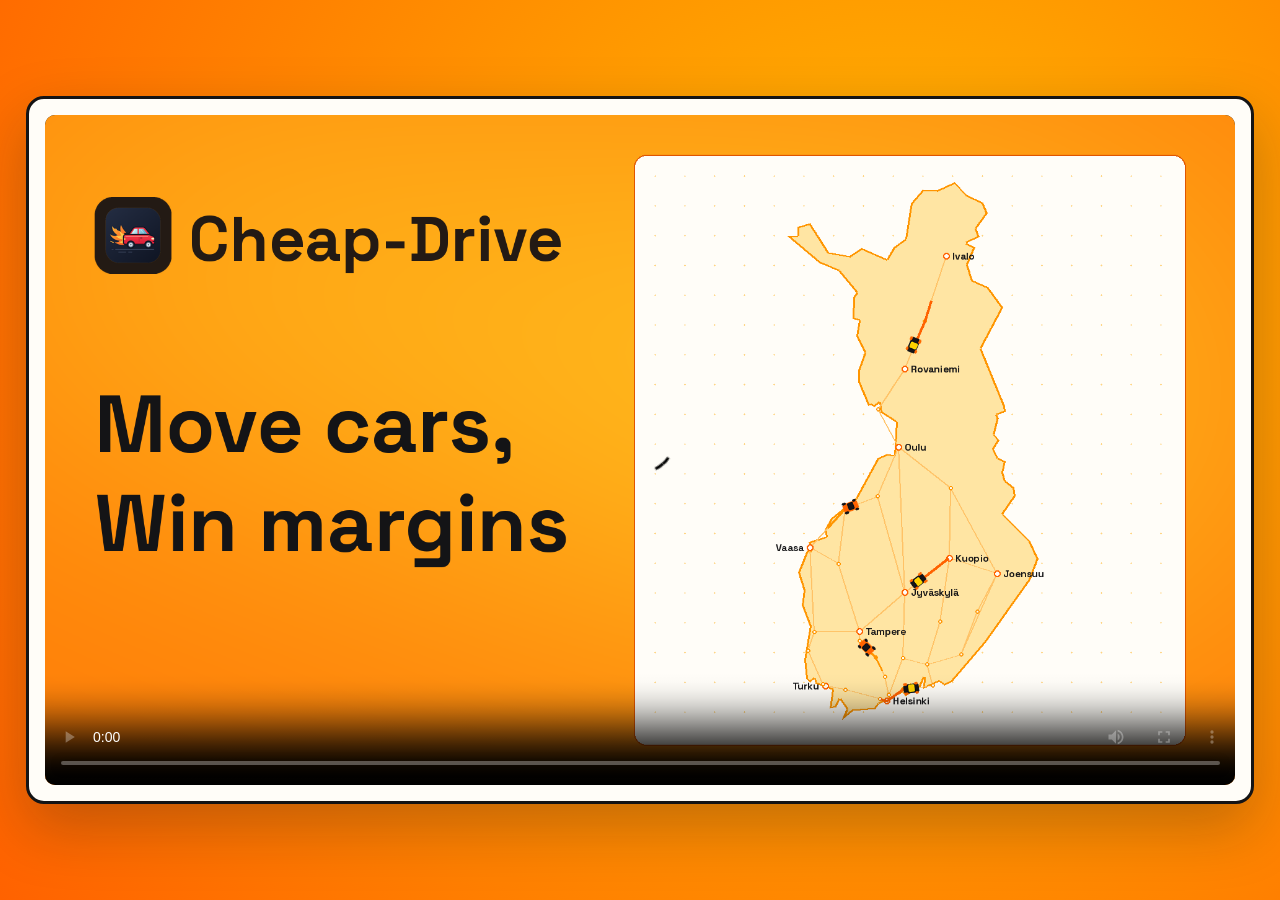
<file: demo-video/index.html>
<!doctype html>
<html lang="en">
<head>
  <meta charset="utf-8">
  <meta name="viewport" content="width=device-width, initial-scale=1">
  <title>Cheap-Drive — Demo Video</title>
  <style>
    :root {
      --bg-top: #FFB700;
      --bg-bot: #FF6200;
      --card: #FFFDF8;
      --ink: #141416;
    }
    * { box-sizing: border-box; }
    body {
      margin: 0;
      min-height: 100vh;
      background: radial-gradient(circle at 70% 35%, var(--bg-top), var(--bg-bot));
      display: flex;
      align-items: center;
      justify-content: center;
      padding: 24px;
    }
    .stage {
      width: min(1280px, 96vw);
      background: var(--card);
      border: 3px solid var(--ink);
      border-radius: 18px;
      padding: 16px;
      box-shadow: 0 24px 60px rgba(20, 20, 22, 0.25);
    }
    video {
      display: block;
      width: 100%;
      aspect-ratio: 16 / 9;
      border-radius: 10px;
      background: #141416;
    }
  </style>
</head>
<body>
  <main class="stage">
    <video controls autoplay loop playsinline preload="auto" poster="poster.png" src="cheap-drive-demo.mp4">
      <track kind="captions" src="captions.vtt" srclang="en" label="English">
    </video>
  </main>
</body>
</html>
</file>
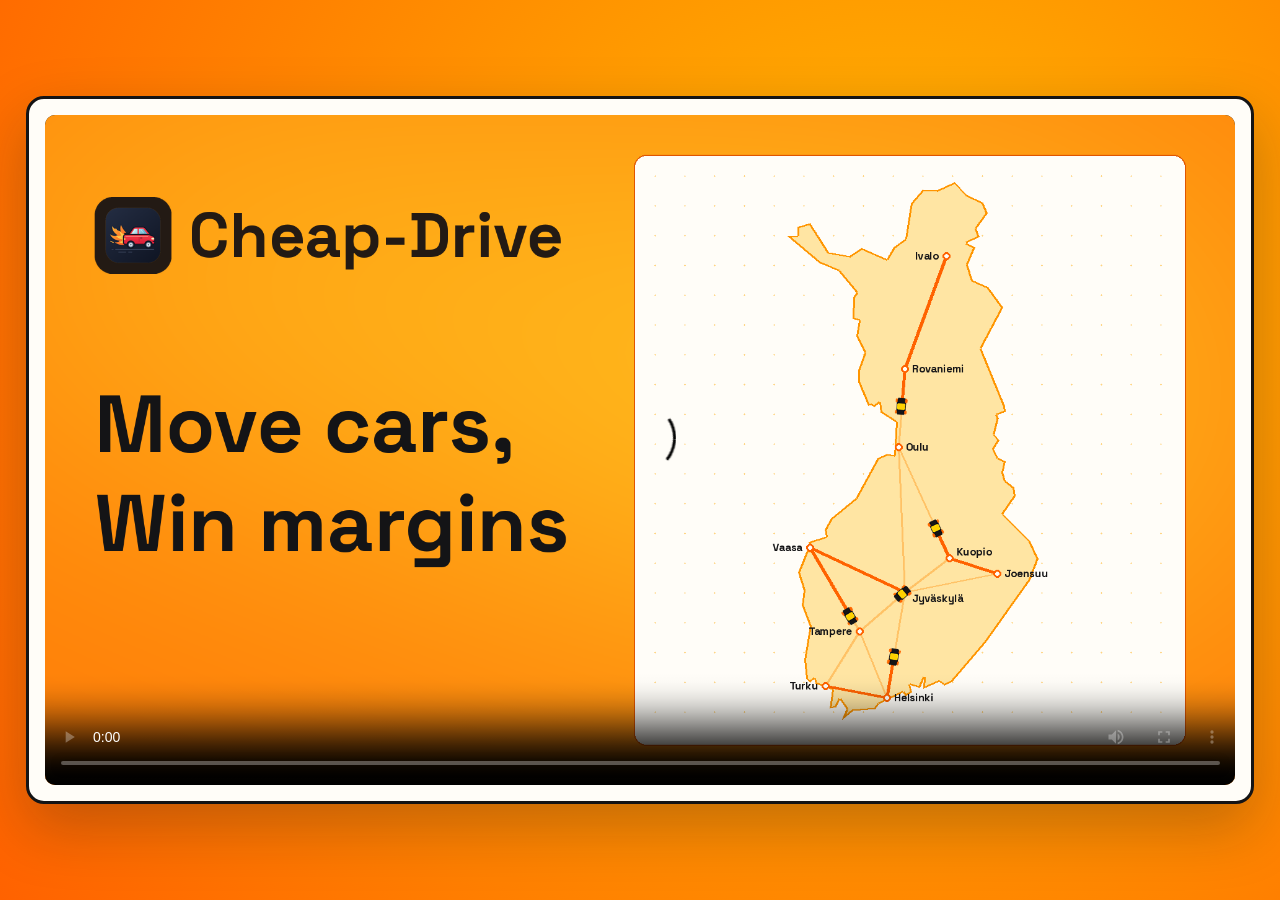
<file: video/index.html>
<!doctype html>
<html lang="en">
<head>
  <meta charset="utf-8">
  <meta name="viewport" content="width=device-width, initial-scale=1">
  <title>Cheap-Drive - Demo Video</title>
  <style>
    :root {
      --bg-top: #FFB700;
      --bg-bot: #FF6200;
      --card: #FFFDF8;
      --ink: #141416;
    }
    * { box-sizing: border-box; }
    body {
      margin: 0;
      min-height: 100vh;
      background: radial-gradient(circle at 70% 35%, var(--bg-top), var(--bg-bot));
      display: flex;
      align-items: center;
      justify-content: center;
      padding: 24px;
    }
    .stage {
      width: min(1280px, 96vw);
      background: var(--card);
      border: 3px solid var(--ink);
      border-radius: 18px;
      padding: 16px;
      box-shadow: 0 24px 60px rgba(20, 20, 22, 0.25);
    }
    video {
      display: block;
      width: 100%;
      aspect-ratio: 16 / 9;
      border-radius: 10px;
      background: #141416;
    }
  </style>
</head>
<body>
  <main class="stage">
    <video controls autoplay playsinline preload="auto" poster="poster.png?v=2627o" src="cheap-drive-demo.mp4?v=2627o">
      <track kind="captions" src="captions.vtt?v=2627o" srclang="en" label="English">
    </video>
  </main>
</body>
</html>
</file>
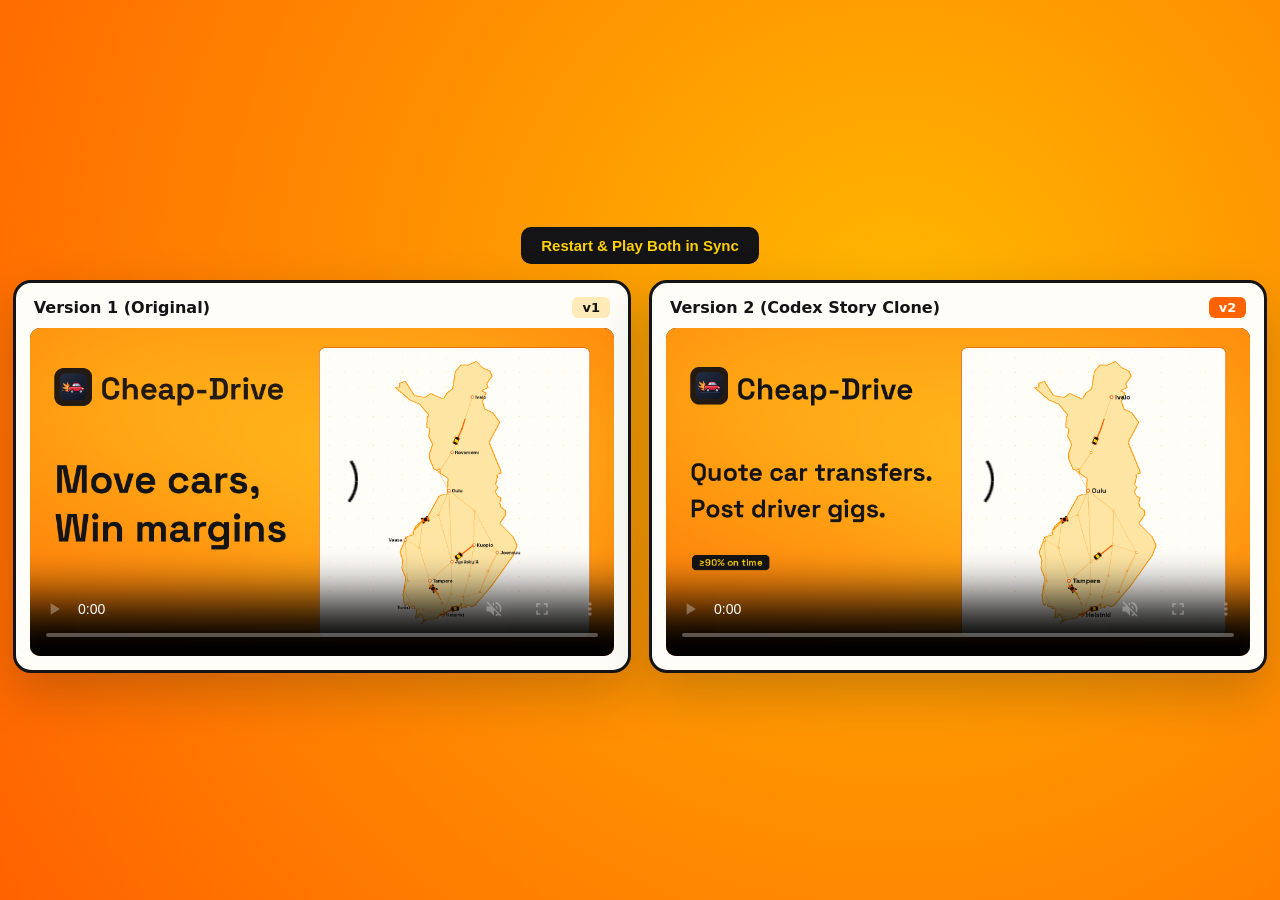
<file: demo-video/compare/index.html>
<!doctype html>
<html lang="en">
<head>
  <meta charset="utf-8">
  <meta name="viewport" content="width=device-width, initial-scale=1">
  <title>Cheap-Drive — Video Comparison (v1 vs v2)</title>
  <style>
    :root {
      --bg-top: #FFB700;
      --bg-bot: #FF6200;
      --card: #FFFDF8;
      --ink: #141416;
    }
    * { box-sizing: border-box; }
    body {
      margin: 0;
      min-height: 100vh;
      font-family: system-ui, -apple-system, sans-serif;
      background: radial-gradient(circle at 70% 35%, var(--bg-top), var(--bg-bot));
      color: var(--ink);
      display: flex;
      flex-direction: column;
      align-items: center;
      justify-content: center;
      padding: 20px;
      gap: 16px;
    }
    .grid {
      width: min(1860px, 98vw);
      display: grid;
      grid-template-columns: repeat(auto-fit, minmax(460px, 1fr));
      gap: 18px;
    }
    .stage {
      background: var(--card);
      border: 3px solid var(--ink);
      border-radius: 18px;
      padding: 14px;
      box-shadow: 0 20px 50px rgba(20, 20, 22, 0.22);
    }
    .label {
      font-weight: 700;
      font-size: 16px;
      margin: 0 4px 10px;
      display: flex;
      justify-content: space-between;
      align-items: center;
    }
    .tag {
      font-size: 13px;
      padding: 3px 10px;
      border-radius: 6px;
      background: #FFEAB8;
    }
    .tag.v2 {
      background: #FF6200;
      color: #FFFDF8;
    }
    video {
      display: block;
      width: 100%;
      aspect-ratio: 16 / 9;
      border-radius: 10px;
      background: #141416;
    }
    .sync {
      background: var(--ink);
      color: #FFD000;
      border: none;
      border-radius: 10px;
      padding: 10px 20px;
      font-weight: 700;
      font-size: 15px;
      cursor: pointer;
    }
  </style>
</head>
<body>
  <button class="sync" onclick="const v1=document.getElementById('v1'),v2=document.getElementById('v2');v1.currentTime=0;v2.currentTime=0;v1.play();v2.play();">Restart & Play Both in Sync</button>
  <main class="grid">
    <section class="stage">
      <div class="label"><span>Version 1 (Original)</span><span class="tag">v1</span></div>
      <video id="v1" controls autoplay muted loop playsinline preload="auto" poster="../poster.png" src="../cheap-drive-demo.mp4">
        <track kind="captions" src="../captions.vtt" srclang="en" label="English">
      </video>
    </section>
    <section class="stage">
      <div class="label"><span>Version 2 (Codex Story Clone)</span><span class="tag v2">v2</span></div>
      <video id="v2" controls autoplay muted loop playsinline preload="auto" poster="../v2/poster-v2.png" src="../v2/cheap-drive-demo-v2.mp4">
        <track kind="captions" src="../v2/captions-v2.vtt" srclang="en" label="English">
      </video>
    </section>
  </main>
</body>
</html>
</file>
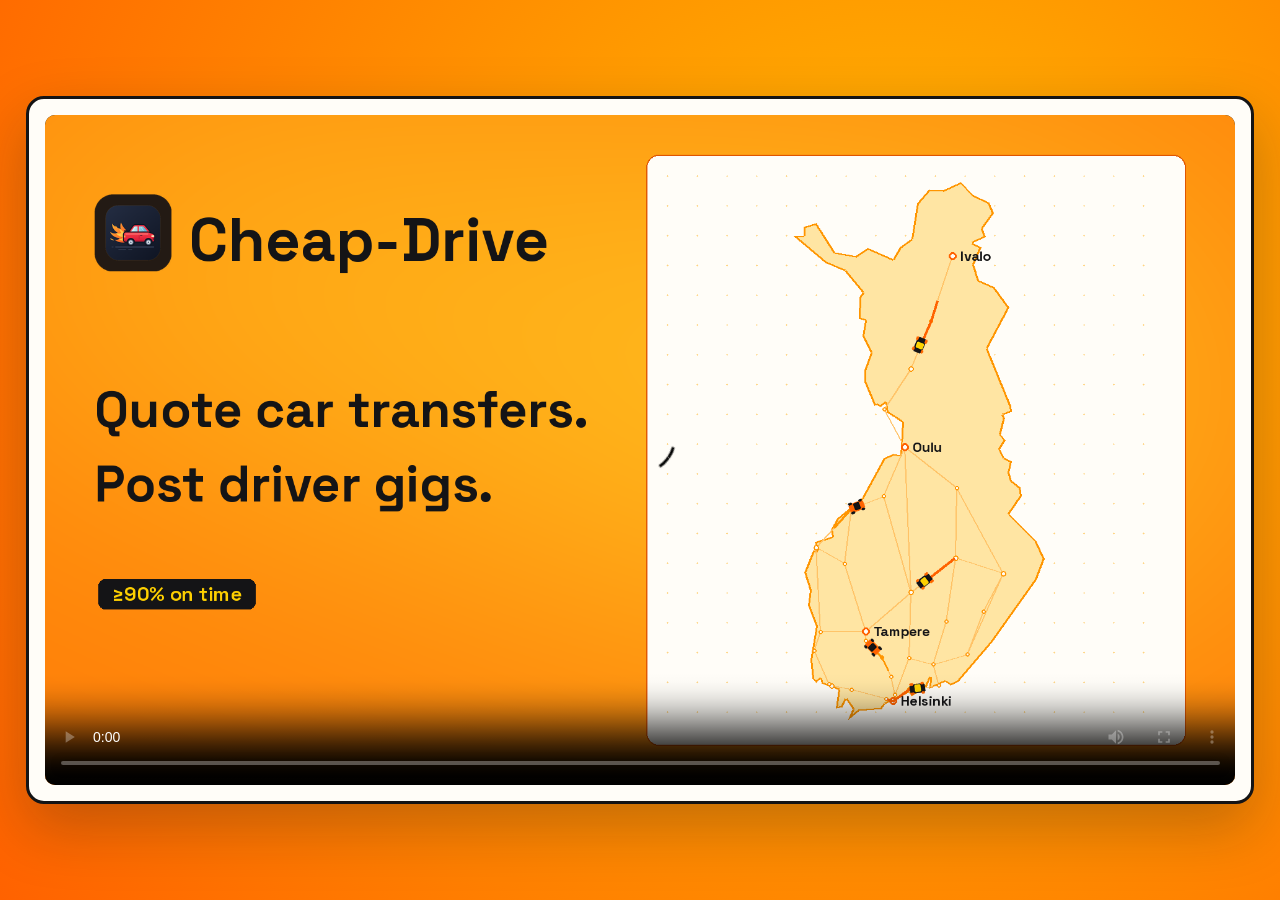
<file: demo-video/v2/index.html>
<!doctype html>
<html lang="en">
<head>
  <meta charset="utf-8">
  <meta name="viewport" content="width=device-width, initial-scale=1">
  <title>Cheap-Drive — Demo Video (v2)</title>
  <style>
    :root {
      --bg-top: #FFB700;
      --bg-bot: #FF6200;
      --card: #FFFDF8;
      --ink: #141416;
    }
    * { box-sizing: border-box; }
    body {
      margin: 0;
      min-height: 100vh;
      background: radial-gradient(circle at 70% 35%, var(--bg-top), var(--bg-bot));
      display: flex;
      align-items: center;
      justify-content: center;
      padding: 24px;
    }
    .stage {
      width: min(1280px, 96vw);
      background: var(--card);
      border: 3px solid var(--ink);
      border-radius: 18px;
      padding: 16px;
      box-shadow: 0 24px 60px rgba(20, 20, 22, 0.25);
    }
    video {
      display: block;
      width: 100%;
      aspect-ratio: 16 / 9;
      border-radius: 10px;
      background: #141416;
    }
  </style>
</head>
<body>
  <main class="stage">
    <video controls autoplay loop playsinline preload="auto" poster="poster-v2.png" src="cheap-drive-demo-v2.mp4">
      <track kind="captions" src="captions-v2.vtt" srclang="en" label="English">
    </video>
  </main>
</body>
</html>
</file>
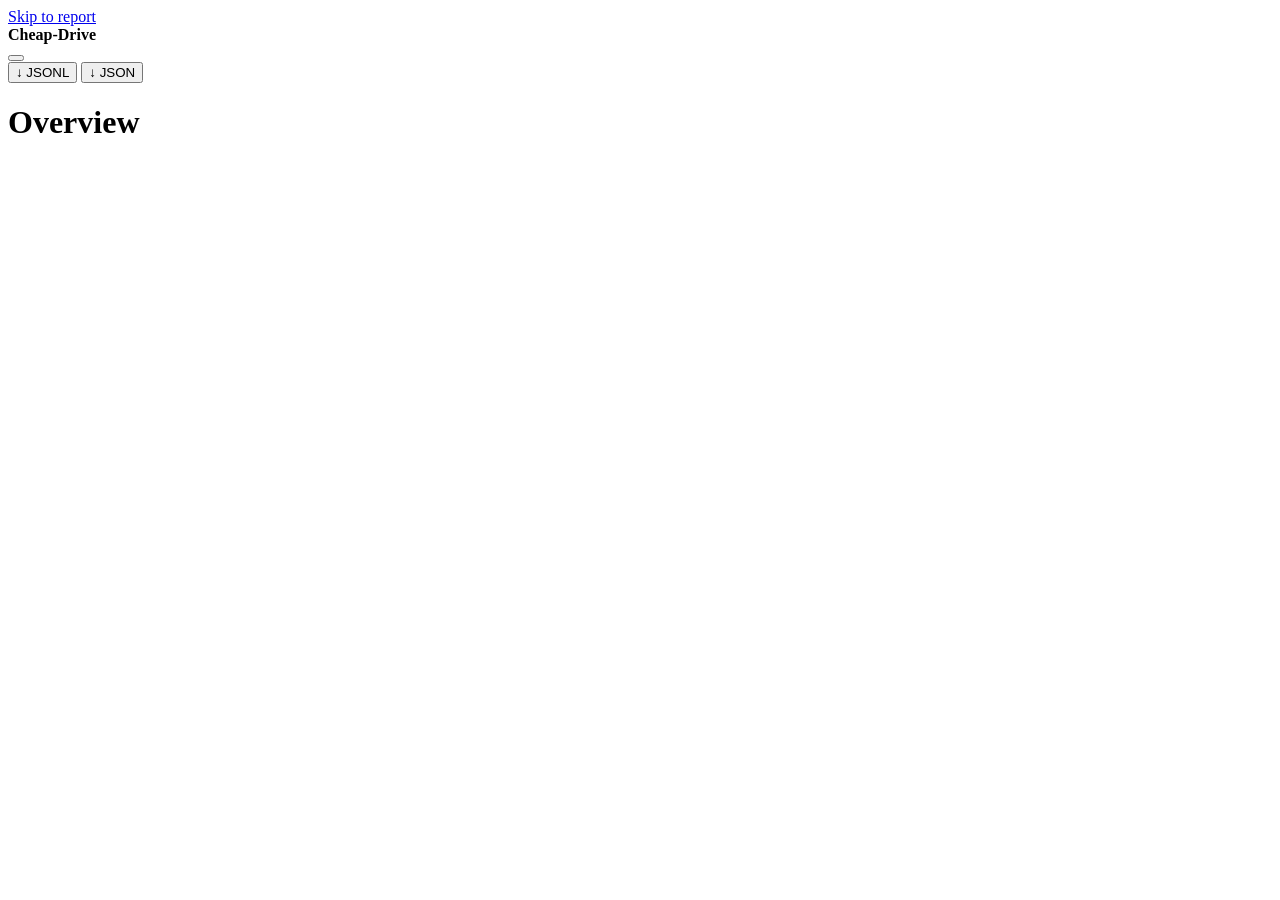
<file: report_assets/report.html>
<!doctype html>
<html lang="en">
<head>
<meta charset="utf-8">
<meta name="viewport" content="width=device-width, initial-scale=1">
<meta http-equiv="Content-Security-Policy" content="default-src 'none'; script-src 'unsafe-inline'; style-src 'unsafe-inline'; img-src data: blob:; font-src data:; connect-src 'none'; object-src 'none'; base-uri 'none'; form-action 'none'">
<meta name="color-scheme" content="light dark">
<link rel="icon" href="data:image/svg+xml,%3Csvg xmlns='http://www.w3.org/2000/svg' viewBox='0 0 32 32'%3E%3Crect width='32' height='32' rx='8' fill='%23141413'/%3E%3Cpath d='M5 20.5h22l-2.6-7.2A3 3 0 0 0 21.6 11H10.4a3 3 0 0 0-2.8 2.3L5 20.5Z' fill='%23FF6200'/%3E%3Ccircle cx='10.5' cy='21' r='3.2' fill='%23FFD000'/%3E%3Ccircle cx='21.5' cy='21' r='3.2' fill='%23FFD000'/%3E%3C/svg%3E">
<title>Cheap-Drive</title>
<style>/* REPORT_CSS */</style>
</head>
<body>
<a class="skip" href="#main">Skip to report</a>
<aside class="sidebar">
  <div class="sidebar-top">
    <div class="brand"><div class="brand-icon"><!-- BRAND --></div><div><strong>Cheap-Drive</strong></div></div>
    <button id="theme-toggle" class="theme-toggle" type="button"></button>
  </div>
  <nav id="nav" aria-label="Report sections"></nav>
  <div class="side-bottom">
    <div class="export-row">
      <button id="export-source" type="button">↓ JSONL</button>
      <button id="export-model" type="button">↓ JSON</button>
    </div>
  </div>
</aside>
<main id="main" tabindex="-1">
  <div id="demo-bar" class="demo-bar" hidden></div>
  <header class="topbar">
    <h1 id="title">Overview</h1>
  </header>
  <section id="overview"></section>
  <section id="workspace" hidden>
    <div id="section-intro" class="section-intro"></div>
    <form id="filters" class="filters" role="search" autocomplete="off">
      <div class="filter-main">
        <label class="search"><span class="lbl">Search all captured fields</span><svg viewBox="0 0 16 16" aria-hidden="true"><circle cx="7" cy="7" r="4.6" fill="none" stroke="currentColor" stroke-width="1.6"/><path d="M10.5 10.5 14 14" stroke="currentColor" stroke-width="1.6" stroke-linecap="round"/></svg><input id="search" type="search" placeholder="Search order, gig, driver, note…"><kbd aria-hidden="true">/</kbd></label>
        <button id="filters-toggle" class="filters-toggle" type="button" aria-expanded="false" aria-controls="filter-grid">Filters</button>
        <button id="reset" type="button">Reset</button>
      </div>
      <div class="filter-grid" id="filter-grid">
        <label>Day<select id="day"><option value="">All days</option></select></label>
        <label>From<input id="from" type="time" aria-label="From clock time each day"></label>
        <label>To<input id="to" type="time" aria-label="To clock time each day"></label>
        <label>Kind<select id="kind"><option value="">All kinds</option></select></label>
        <label>State<select id="state"><option value="">All states</option></select></label>
      </div>
    </form>
    <div id="active-filters" class="chips" aria-label="Active filters"></div>
    <div id="distribution" class="distribution"></div>
    <div class="table-toolbar">
      <div><strong id="row-count" aria-live="polite"></strong><span id="sort-info"></span></div>
      <div><label>Rows <select id="page-size"><option>50</option><option>100</option><option>250</option><option value="all">All</option></select></label><button id="export-filtered" type="button">↓ Export</button></div>
    </div>
    <div class="table-wrap"><table id="table"><thead></thead><tbody></tbody></table></div>
    <div id="empty" class="empty" hidden><strong>No matching records</strong><p>Reset filters to see all rows.</p></div>
    <div class="pagination">
      <span id="page-info"></span>
      <div><button id="first" type="button" aria-label="First page">«</button><button id="prev" type="button">‹ Prev</button><label>Page <input id="page-number" type="number" min="1" value="1"></label><span id="page-total"></span><button id="next" type="button">Next ›</button><button id="last" type="button" aria-label="Last page">»</button></div>
    </div>
  </section>
  <section id="captures" hidden></section>
</main>
<dialog id="detail" aria-labelledby="detail-title">
  <div class="dialog-top">
    <div><div id="detail-label" class="eyebrow"></div><h2 id="detail-title"></h2><div id="detail-crumbs"></div></div>
    <div class="dialog-actions"><button id="detail-back" type="button" hidden>‹ Back</button><button id="close-detail" type="button" aria-label="Close details">Close ×</button></div>
  </div>
  <div id="detail-body"></div>
</dialog>
<div id="tip" class="tip" hidden></div>
<script id="report-data" type="application/json">REPORT_DATA</script>
<script>/* REPORT_JS */</script>
</body>
</html>
</file>
